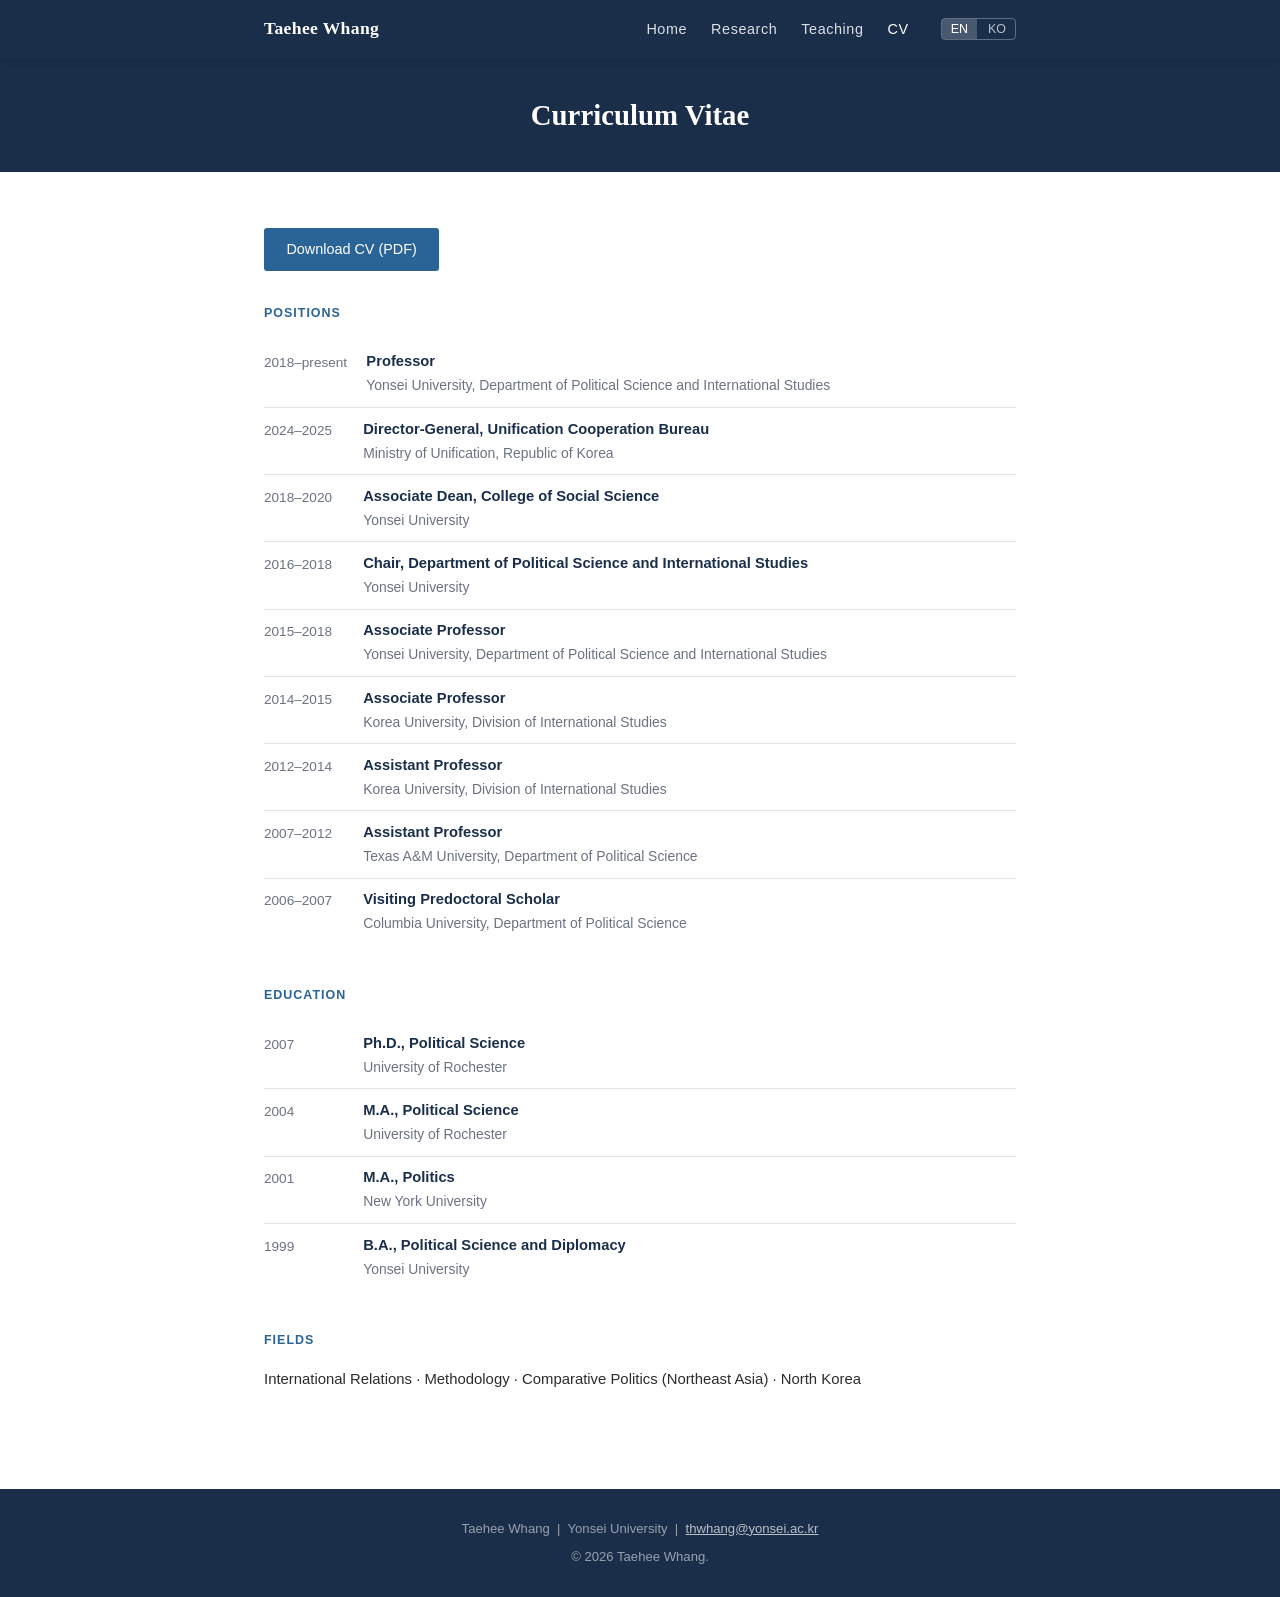
<file: cv.html>
<!DOCTYPE html>
<html lang="en">
<head>
  <meta charset="UTF-8" />
  <meta name="viewport" content="width=device-width, initial-scale=1.0" />
  <title>CV | Taehee Whang</title>
  <link rel="stylesheet" href="css/style.css" />
</head>
<body>

<header>
  <div class="container">
    <a class="site-name" href="index.html">Taehee Whang</a>
    <nav>
      <a href="index.html" data-en="Home" data-ko="홈">Home</a>
      <a href="research.html" data-en="Research" data-ko="연구">Research</a>
      <a href="teaching.html" data-en="Teaching" data-ko="강의">Teaching</a>
      <a href="cv.html" class="active" data-en="CV" data-ko="CV">CV</a>
      <div class="lang-toggle">
        <button class="lang-btn active" data-lang="en">EN</button>
        <button class="lang-btn" data-lang="ko">KO</button>
      </div>
    </nav>
  </div>
</header>

<div class="page-hero">
  <div class="container">
    <h1 id="cv-heading">Curriculum Vitae</h1>
  </div>
</div>

<section>
  <div class="container">
    <a class="cv-download-btn" id="cv-download-btn" href="cv/CV (황태희 Taehee Whang) 20251126.pdf" target="_blank">Download CV (PDF)</a>

    <div class="cv-section">
      <h3 data-en="Positions" data-ko="경력">Positions</h3>
      <div id="cv-positions"></div>
    </div>

    <div class="cv-section">
      <h3 data-en="Education" data-ko="학력">Education</h3>
      <div id="cv-education"></div>
    </div>

    <div class="cv-section">
      <h3 data-en="Fields" data-ko="전공 분야">Fields</h3>
      <p style="font-size:0.93rem; color:var(--text);"
         data-en="International Relations · Methodology · Comparative Politics (Northeast Asia) · North Korea"
         data-ko="국제관계론 · 방법론 · 비교정치 (동북아) · 북한">
         International Relations · Methodology · Comparative Politics (Northeast Asia) · North Korea
      </p>
    </div>
  </div>
</section>

<footer>
  <div class="container">
    <p>Taehee Whang &nbsp;|&nbsp; Yonsei University &nbsp;|&nbsp;
       <a href="mailto:thwhang@yonsei.ac.kr">thwhang@yonsei.ac.kr</a></p>
    <p style="margin-top:0.4rem;">&copy; <span id="year"></span> Taehee Whang.</p>
  </div>
</footer>

<script src="data/content.js"></script>
<script src="js/lang.js"></script>
<script>
  document.getElementById('year').textContent = new Date().getFullYear();

  function renderCV() {
    const c = content[currentLang];
    document.getElementById('cv-heading').textContent = c.cv.heading;
    document.getElementById('cv-download-btn').textContent = c.cv.download;

    document.getElementById('cv-positions').innerHTML = c.cv.positions.map(p => `
      <div class="cv-entry">
        <span class="cv-period">${p.period}</span>
        <div class="cv-detail">
          <div class="cv-role">${p.role}</div>
          <div class="cv-place">${p.place}</div>
        </div>
      </div>`).join('');

    document.getElementById('cv-education').innerHTML = c.cv.education.map(e => `
      <div class="cv-entry">
        <span class="cv-period">${e.year}</span>
        <div class="cv-detail">
          <div class="cv-role">${e.degree}</div>
          <div class="cv-place">${e.school}</div>
        </div>
      </div>`).join('');
  }
</script>
</body>
</html>
</file>
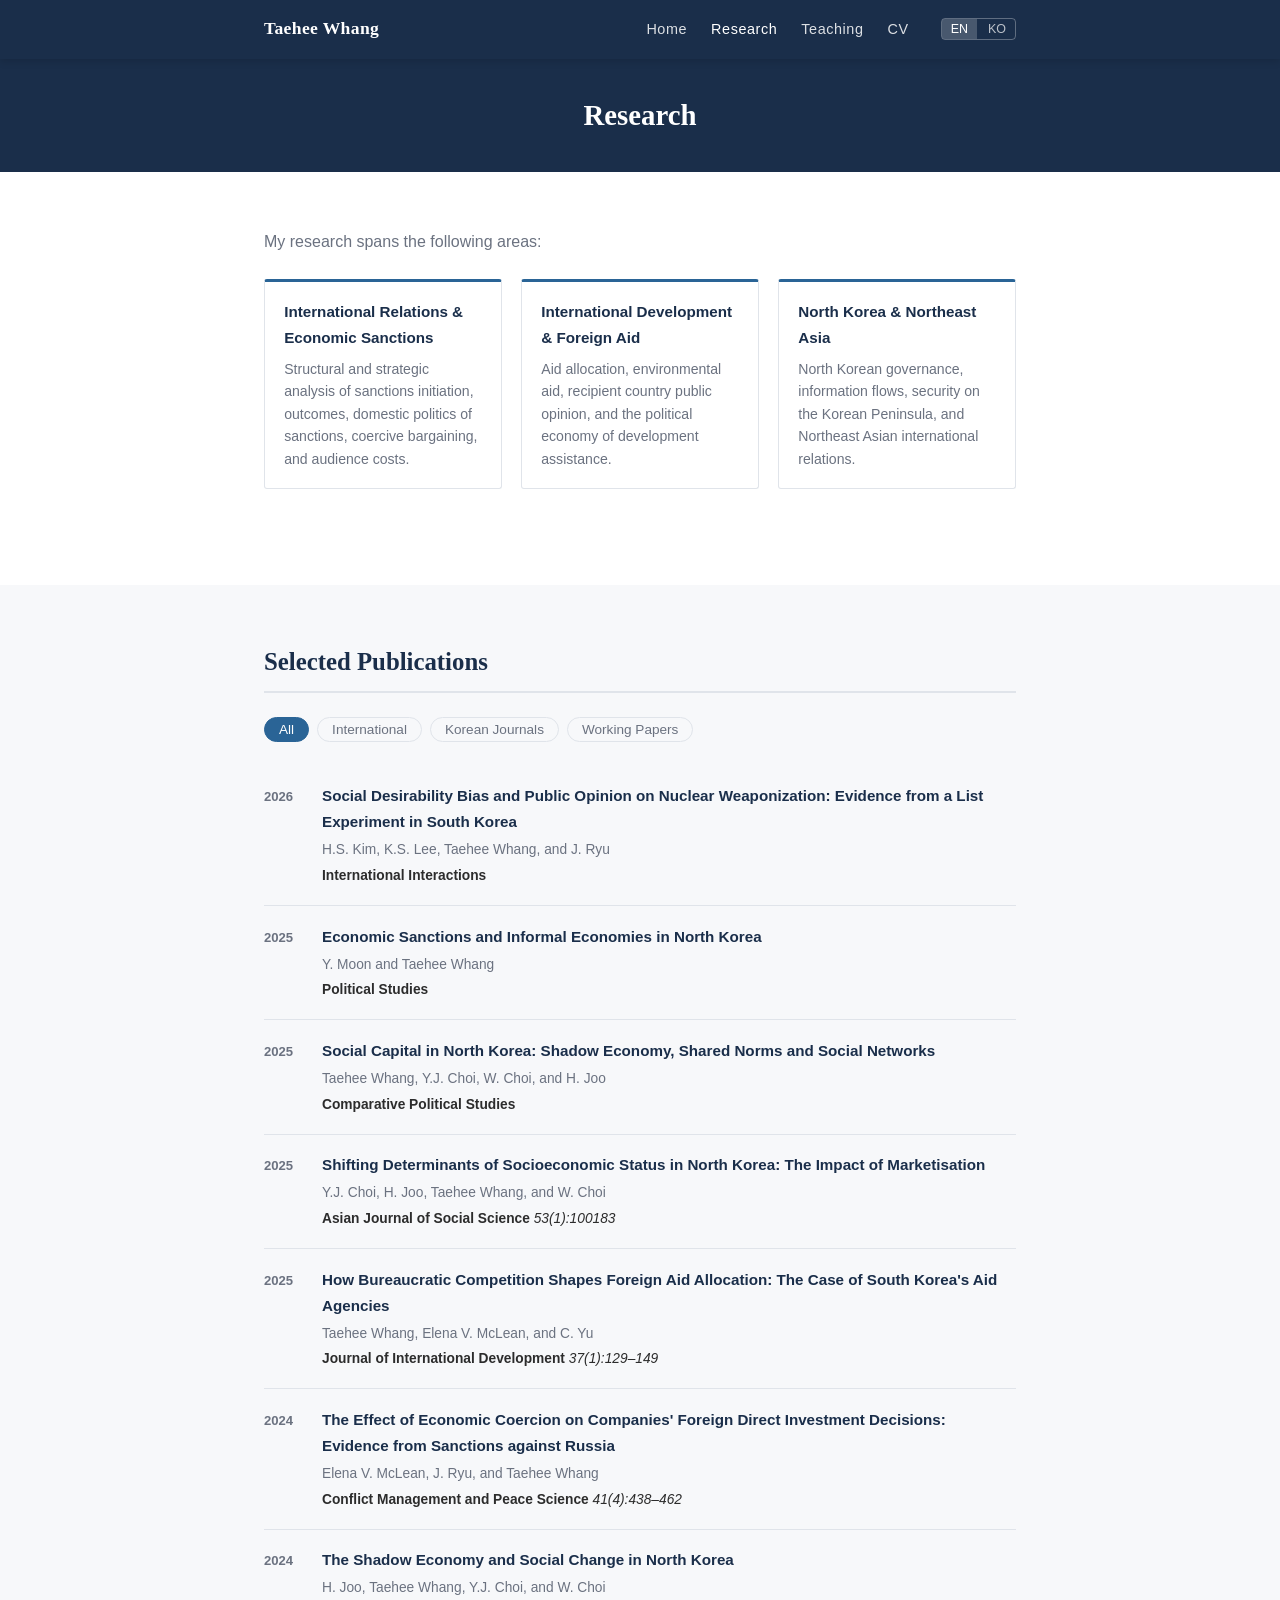
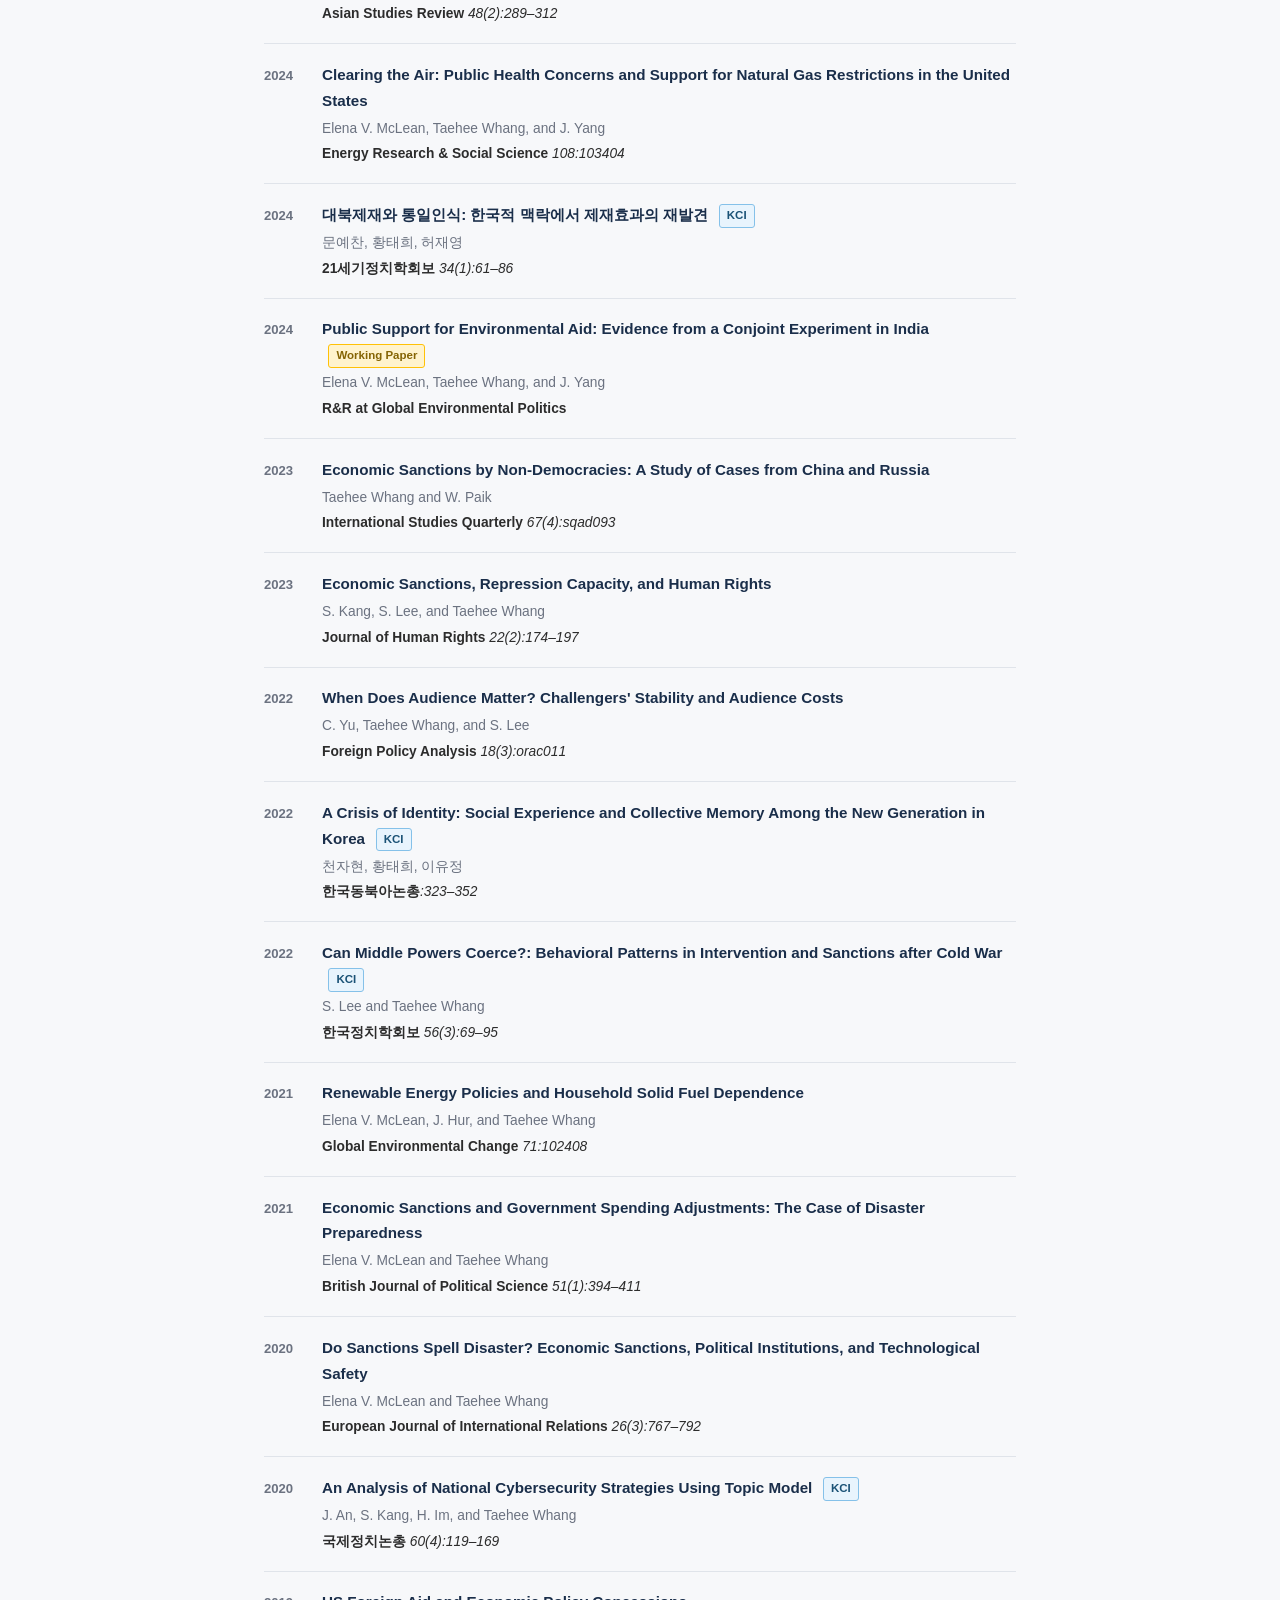
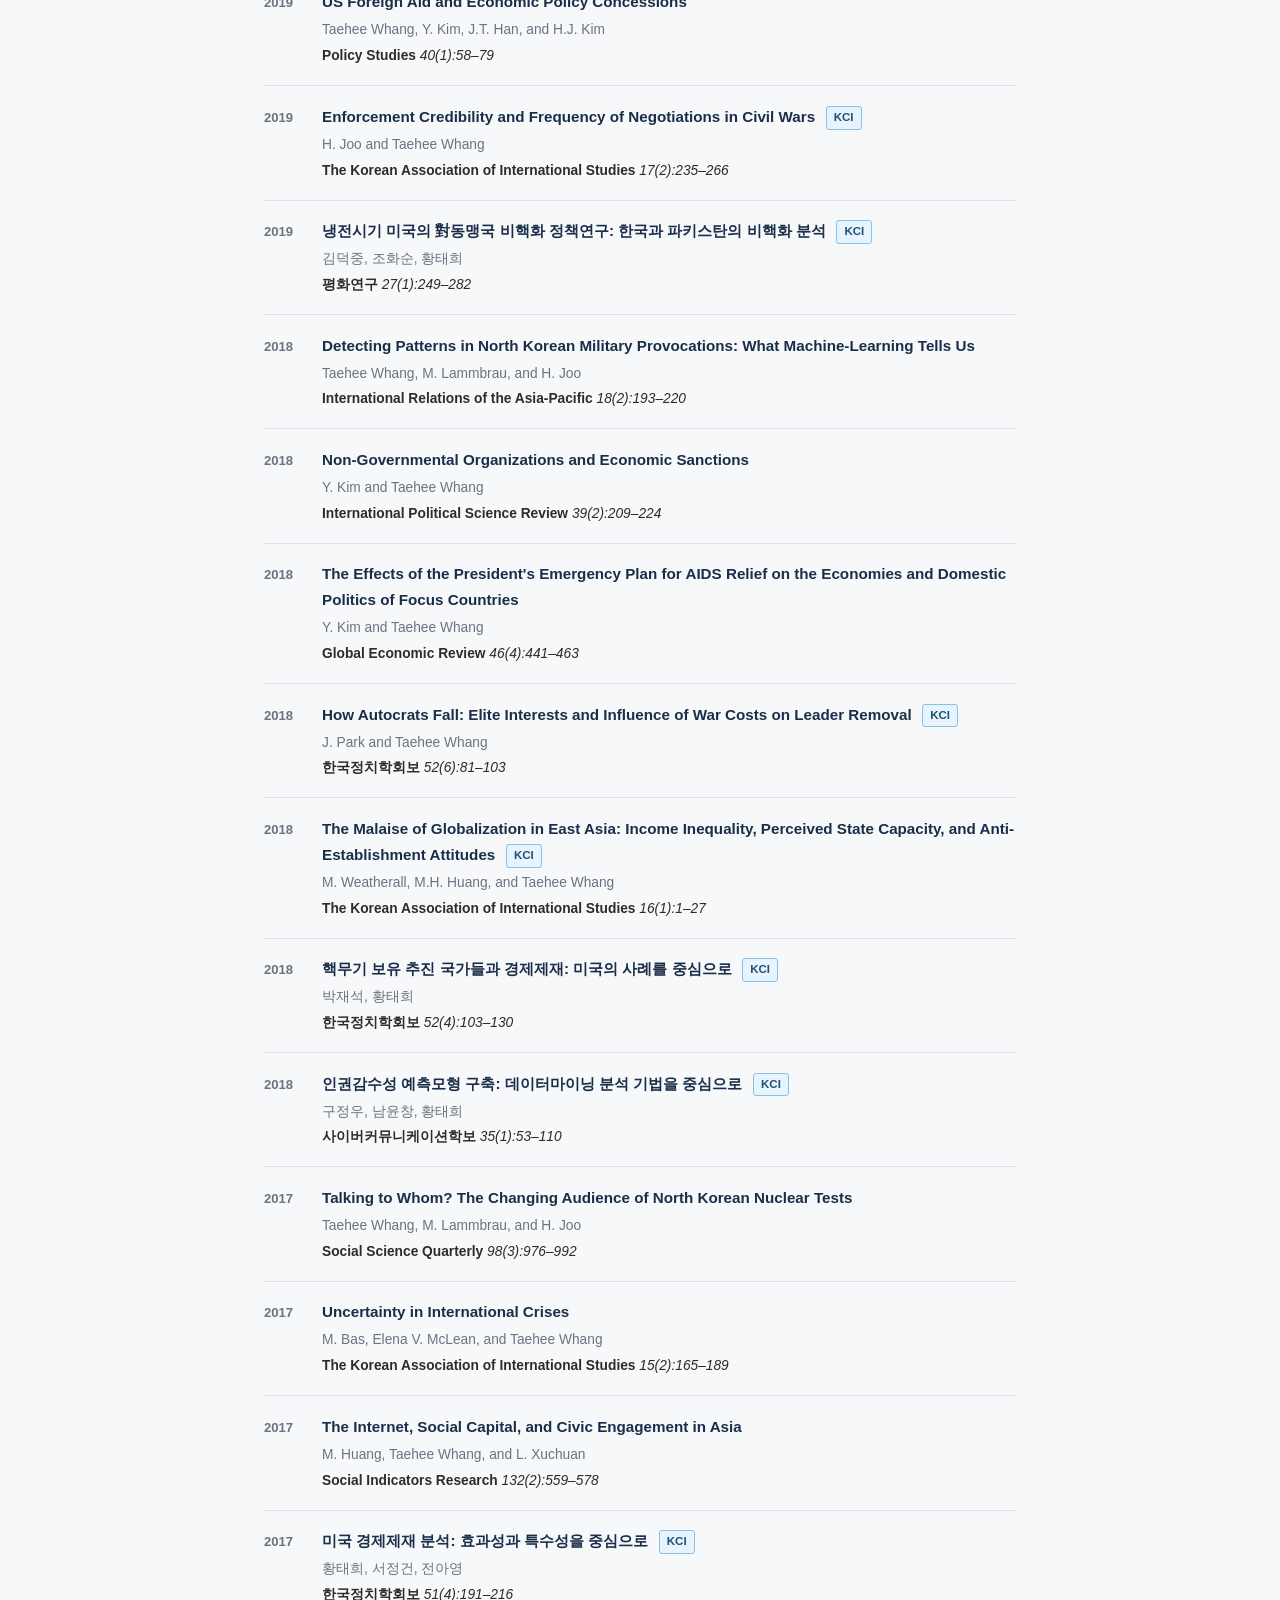
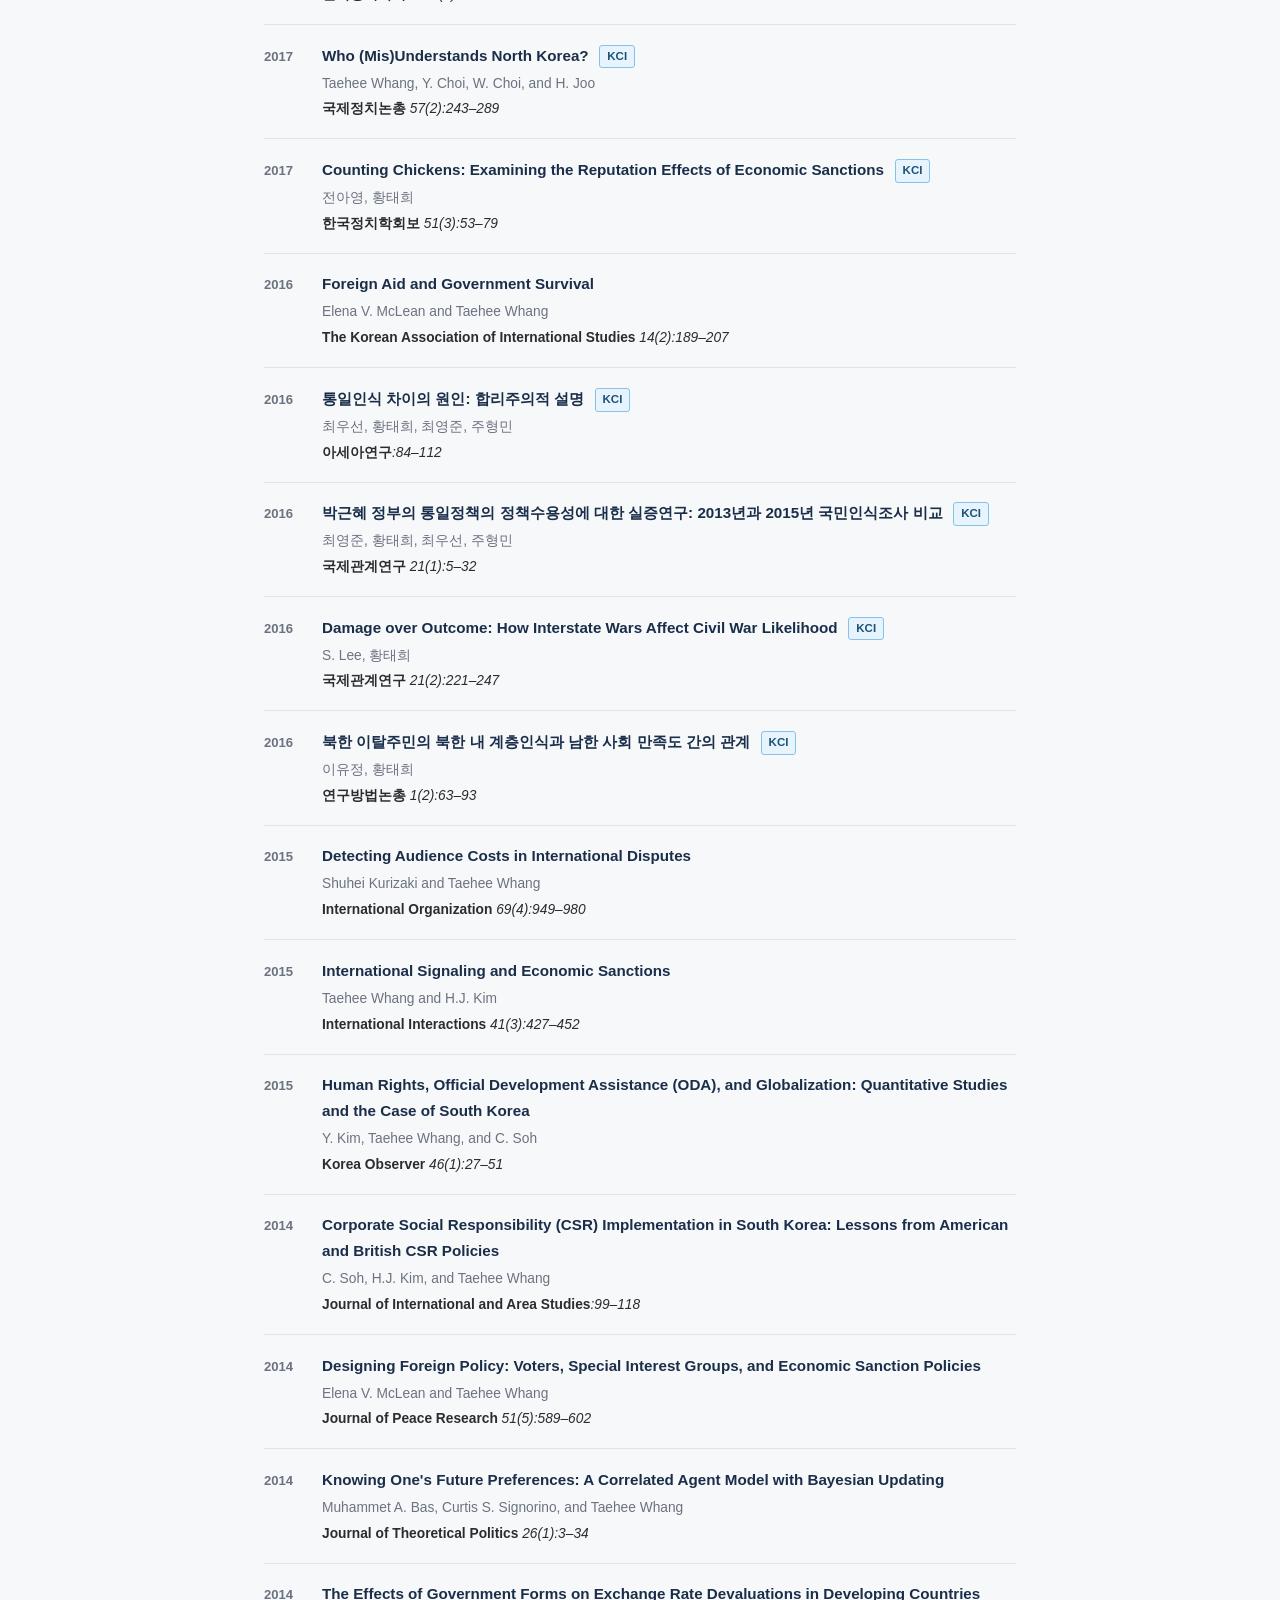
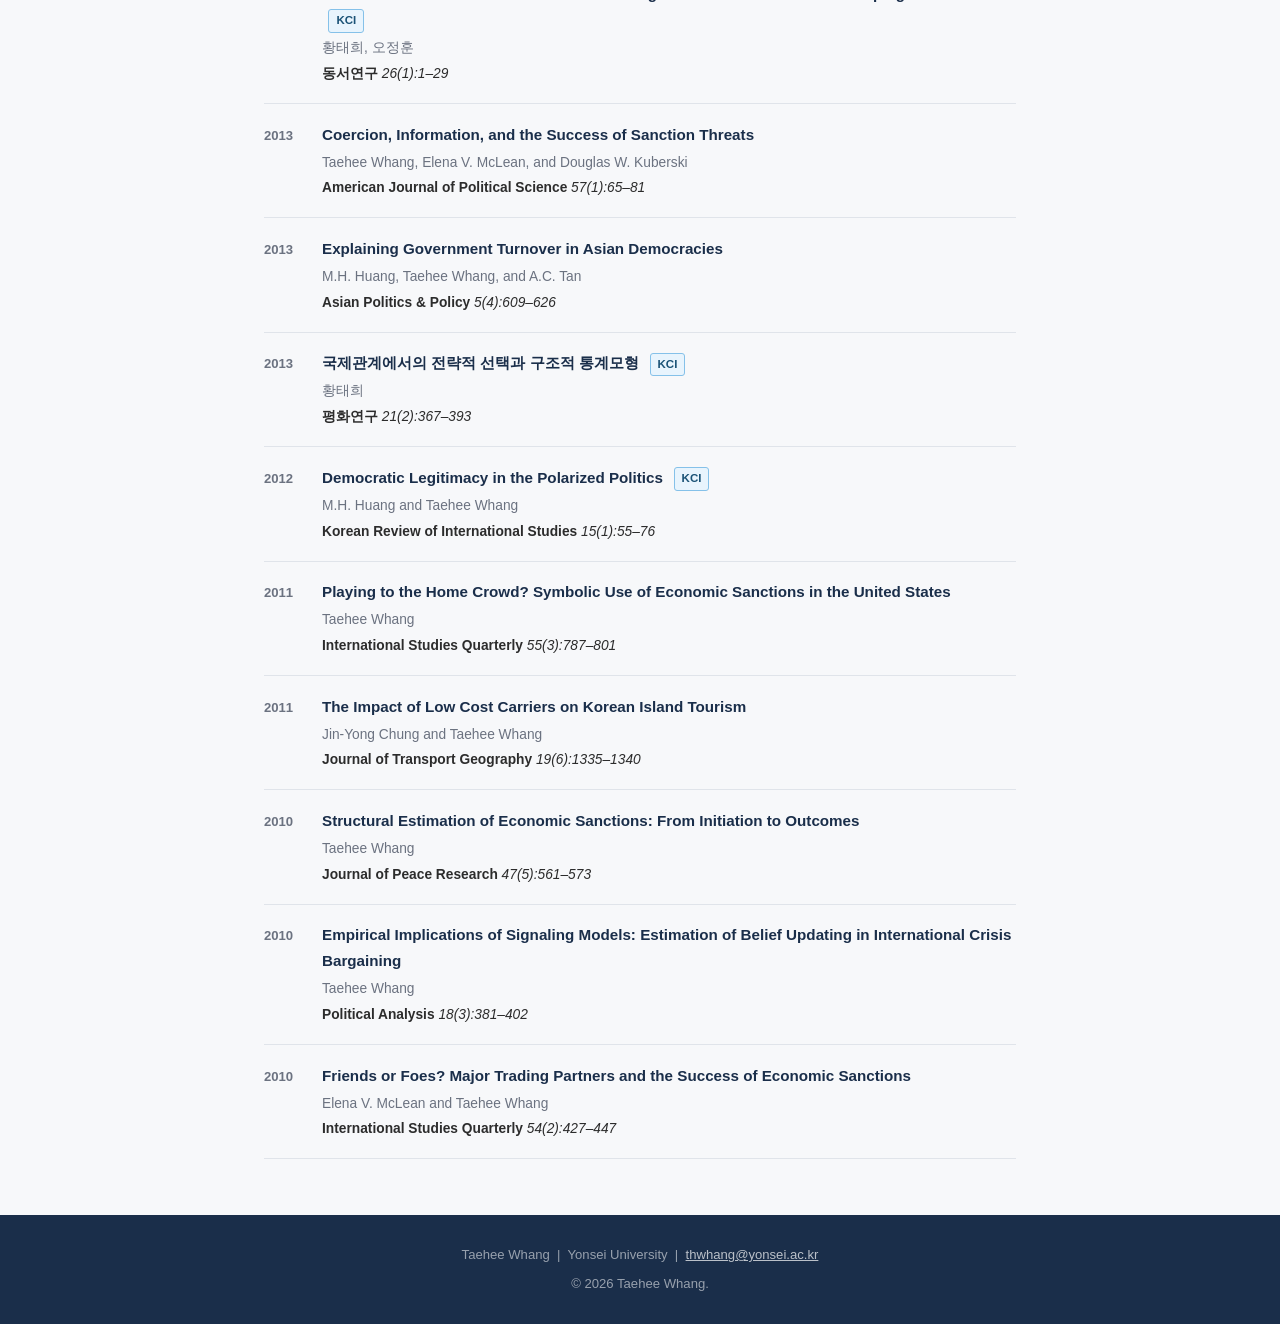
<file: research.html>
<!DOCTYPE html>
<html lang="en">
<head>
  <meta charset="UTF-8" />
  <meta name="viewport" content="width=device-width, initial-scale=1.0" />
  <title>Research | Taehee Whang</title>
  <link rel="stylesheet" href="css/style.css" />
</head>
<body>

<header>
  <div class="container">
    <a class="site-name" href="index.html">Taehee Whang</a>
    <nav>
      <a href="index.html" data-en="Home" data-ko="홈">Home</a>
      <a href="research.html" class="active" data-en="Research" data-ko="연구">Research</a>
      <a href="teaching.html" data-en="Teaching" data-ko="강의">Teaching</a>
      <a href="cv.html" data-en="CV" data-ko="CV">CV</a>
      <div class="lang-toggle">
        <button class="lang-btn active" data-lang="en">EN</button>
        <button class="lang-btn" data-lang="ko">KO</button>
      </div>
    </nav>
  </div>
</header>

<div class="page-hero">
  <div class="container">
    <h1 data-en="Research" data-ko="연구">Research</h1>
  </div>
</div>

<section>
  <div class="container">
    <p id="research-intro" style="margin-bottom:1.5rem; color:var(--muted);"></p>
    <div class="research-areas" id="area-cards"></div>
  </div>
</section>

<section style="background:var(--light-gray);">
  <div class="container">
    <h2 id="pub-heading">Publications</h2>

    <div class="pub-filters" id="pub-filters"></div>

    <ul class="pub-list" id="pub-list"></ul>
  </div>
</section>

<footer>
  <div class="container">
    <p>Taehee Whang &nbsp;|&nbsp; Yonsei University &nbsp;|&nbsp;
       <a href="mailto:thwhang@yonsei.ac.kr">thwhang@yonsei.ac.kr</a></p>
    <p style="margin-top:0.4rem;">&copy; <span id="year"></span> Taehee Whang.</p>
  </div>
</footer>

<script src="data/publications.js"></script>
<script src="data/content.js"></script>
<script src="js/lang.js"></script>
<script>
  document.getElementById('year').textContent = new Date().getFullYear();
  let activeFilter = 'all';

  function renderPublications() {
    const c = content[currentLang];
    document.getElementById('pub-heading').textContent = c.research.pubHeading;
    document.getElementById('research-intro').textContent = c.research.intro;

    document.getElementById('pub-filters').innerHTML = [
      { key: 'all', label: c.research.filterAll },
      { key: 'article', label: c.research.filterArticle },
      { key: 'korean', label: c.research.filterKorean },
      { key: 'working', label: c.research.filterWorking }
    ].map(f => `
      <button class="filter-btn ${activeFilter === f.key ? 'active' : ''}"
              onclick="setFilter('${f.key}')">${f.label}</button>
    `).join('');

    const filtered = publications
      .filter(p => activeFilter === 'all' || p.type === activeFilter)
      .sort((a, b) => b.year - a.year);

    document.getElementById('pub-list').innerHTML = filtered.map(p => `
      <li class="pub-item">
        <span class="pub-year">${p.year}</span>
        <div class="pub-body">
          <div class="pub-title">
            ${p.title}
            ${p.type === 'working' ? '<span class="pub-badge badge-working">Working Paper</span>' : ''}
            ${p.type === 'korean' ? '<span class="pub-badge badge-korean">KCI</span>' : ''}
          </div>
          <div class="pub-authors">${p.authors}</div>
          <div class="pub-venue"><em>${p.journal}</em>${p.volume ? ' ' + p.volume : ''}${p.pages ? ':' + p.pages : ''}</div>
          ${p.pdf ? `<div class="pub-links"><a class="pub-link" href="${p.pdf}" target="_blank">PDF</a></div>` : ''}
        </div>
      </li>`).join('');
  }

  function setFilter(key) {
    activeFilter = key;
    renderPublications();
  }

  function renderResearch() {
    const c = content[currentLang];
    document.getElementById('area-cards').innerHTML = c.research.areas.map(a => `
      <div class="area-card">
        <h3>${a.title}</h3>
        <p>${a.desc}</p>
      </div>`).join('');
  }
</script>
</body>
</html>
</file>
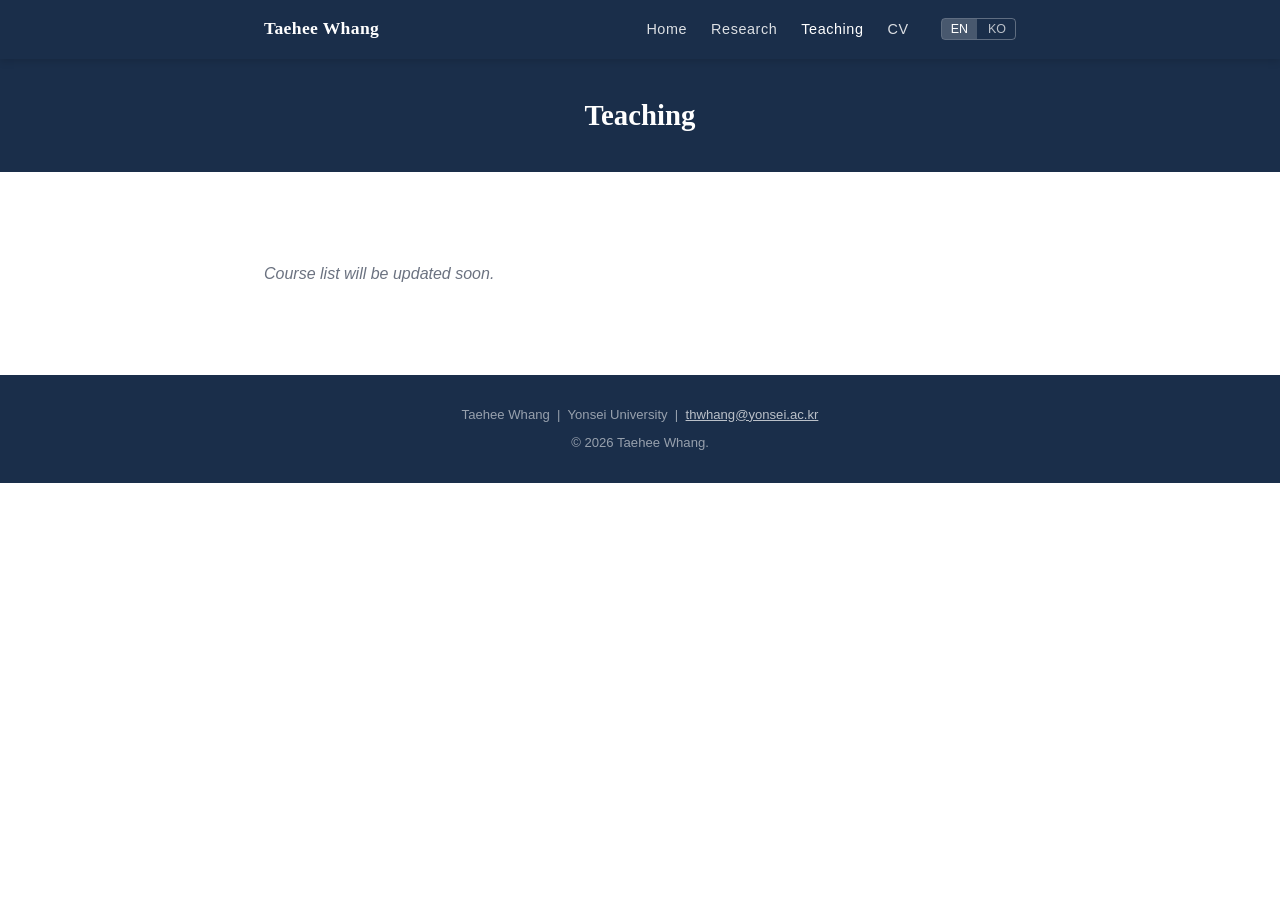
<file: teaching.html>
<!DOCTYPE html>
<html lang="en">
<head>
  <meta charset="UTF-8" />
  <meta name="viewport" content="width=device-width, initial-scale=1.0" />
  <title>Teaching | Taehee Whang</title>
  <link rel="stylesheet" href="css/style.css" />
</head>
<body>

<header>
  <div class="container">
    <a class="site-name" href="index.html">Taehee Whang</a>
    <nav>
      <a href="index.html" data-en="Home" data-ko="홈">Home</a>
      <a href="research.html" data-en="Research" data-ko="연구">Research</a>
      <a href="teaching.html" class="active" data-en="Teaching" data-ko="강의">Teaching</a>
      <a href="cv.html" data-en="CV" data-ko="CV">CV</a>
      <div class="lang-toggle">
        <button class="lang-btn active" data-lang="en">EN</button>
        <button class="lang-btn" data-lang="ko">KO</button>
      </div>
    </nav>
  </div>
</header>

<div class="page-hero">
  <div class="container">
    <h1 data-en="Teaching" data-ko="강의">Teaching</h1>
  </div>
</div>

<section>
  <div class="container">
    <div id="teaching-content"></div>
  </div>
</section>

<footer>
  <div class="container">
    <p>Taehee Whang &nbsp;|&nbsp; Yonsei University &nbsp;|&nbsp;
       <a href="mailto:thwhang@yonsei.ac.kr">thwhang@yonsei.ac.kr</a></p>
    <p style="margin-top:0.4rem;">&copy; <span id="year"></span> Taehee Whang.</p>
  </div>
</footer>

<script src="data/content.js"></script>
<script src="js/lang.js"></script>
<script>
  document.getElementById('year').textContent = new Date().getFullYear();

  function renderTeaching() {
    const c = content[currentLang];
    if (!c.teaching.courses || c.teaching.courses.length === 0) {
      document.getElementById('teaching-content').innerHTML =
        `<p style="color:var(--muted); font-style:italic; padding:2rem 0;">${c.teaching.placeholder}</p>`;
      return;
    }
    document.getElementById('teaching-content').innerHTML = c.teaching.courses.map(group => `
      <div class="course-group">
        <div class="course-level">${group.level}</div>
        <ul class="course-list">
          ${group.list.map(course => `<li>${course}</li>`).join('')}
        </ul>
      </div>`).join('');
  }
</script>
</body>
</html>
</file>
<file: css/style.css>
/* ===== RESET & BASE ===== */
*, *::before, *::after { box-sizing: border-box; margin: 0; padding: 0; }

:root {
  --navy: #1a2e4a;
  --accent: #2a6496;
  --light-gray: #f7f8fa;
  --border: #e0e4ea;
  --text: #2c2c2c;
  --muted: #6b7280;
  --max-w: 800px;
  --serif: "Georgia", "Times New Roman", serif;
  --sans: "Helvetica Neue", Arial, sans-serif;
}

html { scroll-behavior: smooth; }

body {
  font-family: var(--sans);
  color: var(--text);
  line-height: 1.7;
  background: #fff;
  font-size: 16px;
}

/* ===== LAYOUT ===== */
.container {
  max-width: var(--max-w);
  margin: 0 auto;
  padding: 0 1.5rem;
}

section { padding: 3.5rem 0; }

section:nth-child(even):not(.hero) { background: var(--light-gray); }

/* ===== HEADER / NAV ===== */
header {
  position: sticky;
  top: 0;
  z-index: 100;
  background: var(--navy);
  color: #fff;
  padding: 0.9rem 0;
  box-shadow: 0 2px 8px rgba(0,0,0,0.15);
}

header .container {
  display: flex;
  justify-content: space-between;
  align-items: center;
  flex-wrap: wrap;
  gap: 0.5rem;
}

.site-name {
  font-family: var(--serif);
  font-size: 1.1rem;
  font-weight: bold;
  color: #fff;
  text-decoration: none;
  letter-spacing: 0.02em;
}

nav { display: flex; align-items: center; gap: 1.5rem; flex-wrap: wrap; }

nav a {
  color: rgba(255,255,255,0.85);
  text-decoration: none;
  font-size: 0.9rem;
  letter-spacing: 0.04em;
  transition: color 0.2s;
}

nav a:hover, nav a.active { color: #fff; }

.lang-toggle {
  display: flex;
  gap: 2px;
  border: 1px solid rgba(255,255,255,0.3);
  border-radius: 4px;
  overflow: hidden;
  margin-left: 0.5rem;
}

.lang-btn {
  background: transparent;
  border: none;
  color: rgba(255,255,255,0.7);
  font-size: 0.78rem;
  padding: 3px 9px;
  cursor: pointer;
  transition: background 0.2s, color 0.2s;
}

.lang-btn.active {
  background: rgba(255,255,255,0.2);
  color: #fff;
}

/* ===== HERO ===== */
.hero {
  background: var(--navy);
  color: #fff;
  padding: 4rem 0 3rem;
  text-align: center;
}

.hero h1 {
  font-family: var(--serif);
  font-size: 2.6rem;
  font-weight: normal;
  letter-spacing: 0.02em;
  margin-bottom: 0.25rem;
}

.hero .name-sub {
  font-size: 1.1rem;
  color: rgba(255,255,255,0.65);
  margin-bottom: 0.6rem;
}

.hero .position {
  font-size: 1rem;
  color: rgba(255,255,255,0.85);
  margin-bottom: 0.2rem;
}

.hero .university {
  font-size: 1rem;
  color: rgba(255,255,255,0.75);
  margin-bottom: 1.2rem;
}

.hero .tagline {
  font-size: 0.88rem;
  color: rgba(255,255,255,0.6);
  letter-spacing: 0.06em;
  text-transform: uppercase;
}

.hero-photo {
  width: 160px;
  height: 160px;
  border-radius: 50%;
  object-fit: cover;
  border: 3px solid rgba(255,255,255,0.3);
  margin-bottom: 1.2rem;
}

.hero-photo-placeholder {
  width: 130px;
  height: 130px;
  border-radius: 50%;
  background: rgba(255,255,255,0.15);
  display: flex;
  align-items: center;
  justify-content: center;
  margin: 0 auto 1.2rem;
  font-size: 2.5rem;
  color: rgba(255,255,255,0.5);
}

/* ===== SECTION HEADINGS ===== */
h2 {
  font-family: var(--serif);
  font-size: 1.55rem;
  color: var(--navy);
  margin-bottom: 1.5rem;
  padding-bottom: 0.5rem;
  border-bottom: 2px solid var(--border);
}

h3 {
  font-size: 1.05rem;
  color: var(--navy);
  margin-bottom: 0.5rem;
}

/* ===== ABOUT ===== */
.about-text p { margin-bottom: 0.9rem; color: var(--text); }

.contact-line {
  margin-top: 1.2rem;
  font-size: 0.9rem;
  color: var(--muted);
}

.contact-line a { color: var(--accent); text-decoration: none; }
.contact-line a:hover { text-decoration: underline; }

/* ===== RESEARCH AREAS ===== */
.research-areas {
  display: grid;
  grid-template-columns: repeat(auto-fit, minmax(220px, 1fr));
  gap: 1.2rem;
  margin: 1.5rem 0 2.5rem;
}

.area-card {
  background: #fff;
  border: 1px solid var(--border);
  border-top: 3px solid var(--accent);
  padding: 1.1rem 1.2rem;
  border-radius: 3px;
}

.area-card h3 { font-size: 0.95rem; margin-bottom: 0.4rem; }

.area-card p { font-size: 0.88rem; color: var(--muted); line-height: 1.6; }

/* ===== PUBLICATIONS ===== */
.pub-filters {
  display: flex;
  gap: 0.5rem;
  margin-bottom: 1.5rem;
  flex-wrap: wrap;
}

.filter-btn {
  background: var(--light-gray);
  border: 1px solid var(--border);
  padding: 4px 14px;
  border-radius: 20px;
  font-size: 0.85rem;
  cursor: pointer;
  color: var(--muted);
  transition: all 0.15s;
}

.filter-btn.active, .filter-btn:hover {
  background: var(--accent);
  border-color: var(--accent);
  color: #fff;
}

.pub-list { list-style: none; }

.pub-item {
  padding: 1.1rem 0;
  border-bottom: 1px solid var(--border);
  display: flex;
  gap: 1rem;
  align-items: flex-start;
}

.pub-year {
  min-width: 42px;
  font-size: 0.82rem;
  color: var(--muted);
  font-weight: bold;
  padding-top: 3px;
}

.pub-body { flex: 1; }

.pub-title {
  font-size: 0.95rem;
  color: var(--navy);
  font-weight: 600;
  margin-bottom: 0.2rem;
}

.pub-authors {
  font-size: 0.86rem;
  color: var(--muted);
  margin-bottom: 0.15rem;
}

.pub-venue {
  font-size: 0.86rem;
  color: var(--text);
  font-style: italic;
}

.pub-venue em { font-style: normal; font-weight: 600; }

.pub-links { margin-top: 0.4rem; }

.pub-link {
  font-size: 0.78rem;
  color: var(--accent);
  text-decoration: none;
  margin-right: 0.7rem;
  border: 1px solid var(--accent);
  padding: 1px 7px;
  border-radius: 3px;
  transition: all 0.15s;
}

.pub-link:hover {
  background: var(--accent);
  color: #fff;
}

.pub-badge {
  display: inline-block;
  font-size: 0.72rem;
  padding: 1px 7px;
  border-radius: 3px;
  margin-left: 0.4rem;
  vertical-align: middle;
}

.badge-working {
  background: #fff3cd;
  color: #856404;
  border: 1px solid #ffc107;
}

.badge-korean {
  background: #e8f4fd;
  color: #1a5276;
  border: 1px solid #85c1e9;
}

/* ===== TEACHING ===== */
.course-group { margin-bottom: 2rem; }

.course-level {
  font-size: 0.78rem;
  font-weight: bold;
  text-transform: uppercase;
  letter-spacing: 0.08em;
  color: var(--accent);
  margin-bottom: 0.6rem;
}

.course-list { list-style: none; }

.course-list li {
  padding: 0.45rem 0;
  border-bottom: 1px solid var(--border);
  font-size: 0.93rem;
  color: var(--text);
}

.course-list li:last-child { border-bottom: none; }

/* ===== CV PAGE ===== */
.cv-section { margin-bottom: 2.5rem; }

.cv-section h3 {
  font-size: 0.78rem;
  font-weight: bold;
  text-transform: uppercase;
  letter-spacing: 0.08em;
  color: var(--accent);
  margin-bottom: 1rem;
}

.cv-entry {
  display: flex;
  gap: 1.2rem;
  padding: 0.55rem 0;
  border-bottom: 1px solid var(--border);
  font-size: 0.92rem;
}

.cv-entry:last-child { border-bottom: none; }

.cv-period {
  min-width: 80px;
  color: var(--muted);
  font-size: 0.85rem;
  padding-top: 2px;
}

.cv-detail { flex: 1; }

.cv-role { font-weight: 600; color: var(--navy); }

.cv-place { color: var(--muted); font-size: 0.87rem; }

.cv-download-btn {
  display: inline-block;
  background: var(--accent);
  color: #fff;
  padding: 0.6rem 1.4rem;
  border-radius: 3px;
  text-decoration: none;
  font-size: 0.9rem;
  margin-bottom: 2rem;
  transition: background 0.15s;
}

.cv-download-btn:hover { background: var(--navy); }

/* ===== PAGE HERO (inner pages) ===== */
.page-hero {
  background: var(--navy);
  color: #fff;
  padding: 2rem 0;
  text-align: center;
}

.page-hero h1 {
  font-family: var(--serif);
  font-size: 1.8rem;
  font-weight: bold;
}

/* ===== FOOTER ===== */
footer {
  background: var(--navy);
  color: rgba(255,255,255,0.55);
  text-align: center;
  padding: 1.8rem 0;
  font-size: 0.82rem;
}

footer a { color: rgba(255,255,255,0.7); }

/* ===== RESPONSIVE ===== */
@media (max-width: 600px) {
  .hero h1 { font-size: 1.9rem; }
  header .container { flex-direction: column; align-items: flex-start; }
  nav { gap: 1rem; }
  .pub-item { flex-direction: column; gap: 0.3rem; }
  .pub-year { min-width: auto; }
}
</file>
